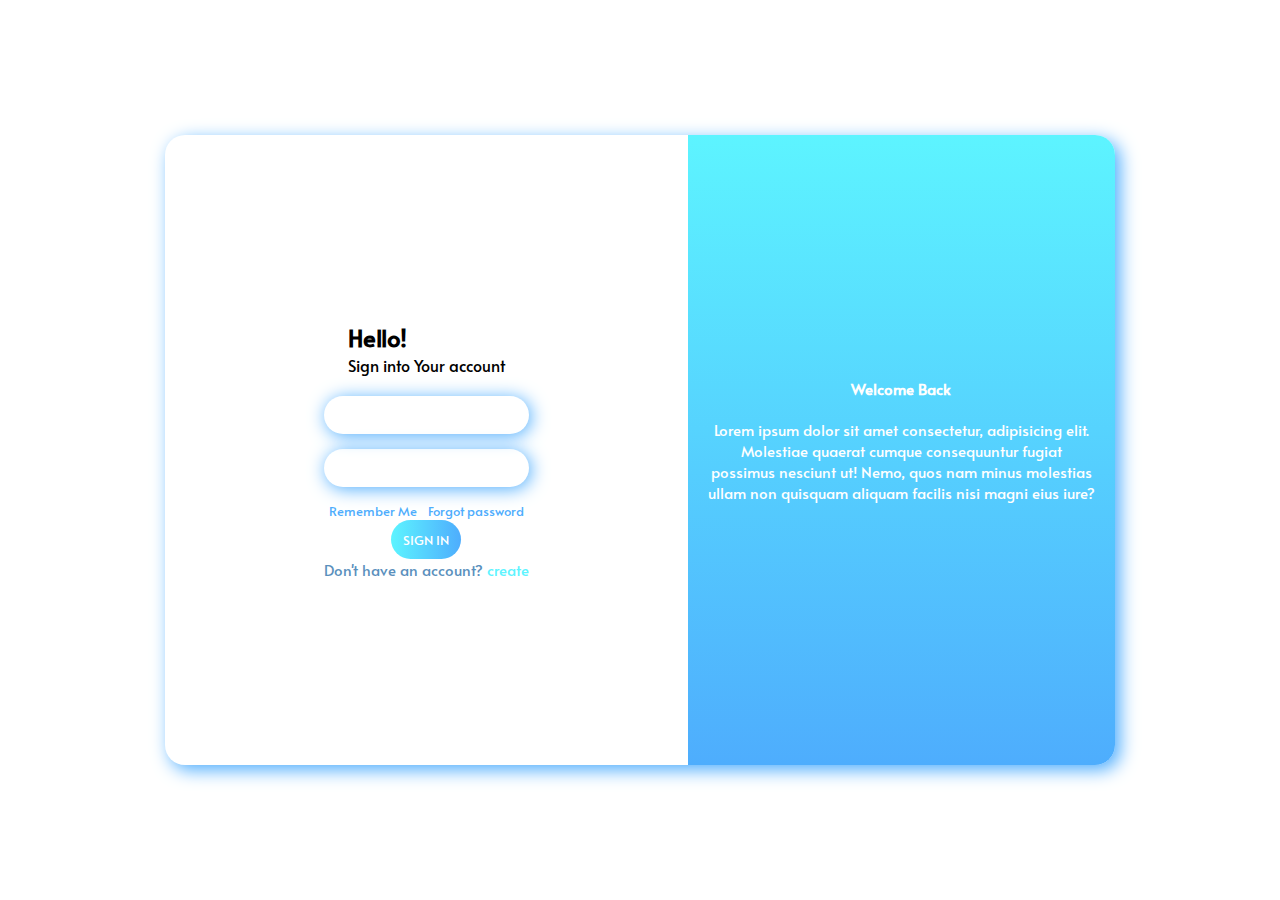
<file: index.html>
<!DOCTYPE html>
<html lang="en">
<head>
    <meta charset="UTF-8">
    <meta name="viewport" content="width=device-width, initial-scale=1.0">
    <title>Document</title>
    <link href="https://fonts.googleapis.com/css2?family=Alata&display=swap" rel="stylesheet">
    <link rel="stylesheet" href="style.css">
    <link rel="stylesheet" href="./media.css">
</head>
<body>
    <div class="sign-up">
        <div class="form">
            <div class="greetings">
                <h2>Hello!</h2>
                <p>Sign into Your account</p>
            </div>
            <form>
                <div id="email">
                    <input type="email" name="email" id="email-box">
                </div>
                <div id="password">
                    <input type="password" name="password" id="password-box">
                </div>
                <div id="misc">
                    <a href="#" id="remember">Remember Me</a>
                    <a href="#" id="forgot">Forgot password</a>
                </div>
                <div id="submit">
                    <button type="submit">SIGN IN</button>
                <a href="#" id="create">Don't have an account? <span>create</span></a>
                </div>
            </form>
        </div>
        <div class="message">
            <h1>Welcome Back</h1>
            <p>
                Lorem ipsum dolor sit amet consectetur, adipisicing elit. Molestiae quaerat 
                cumque consequuntur fugiat possimus nesciunt ut! Nemo, quos nam minus molestias ullam non quisquam aliquam facilis nisi magni eius iure?
            </p>
        </div>
    </div>
</body>
</html>
</file>
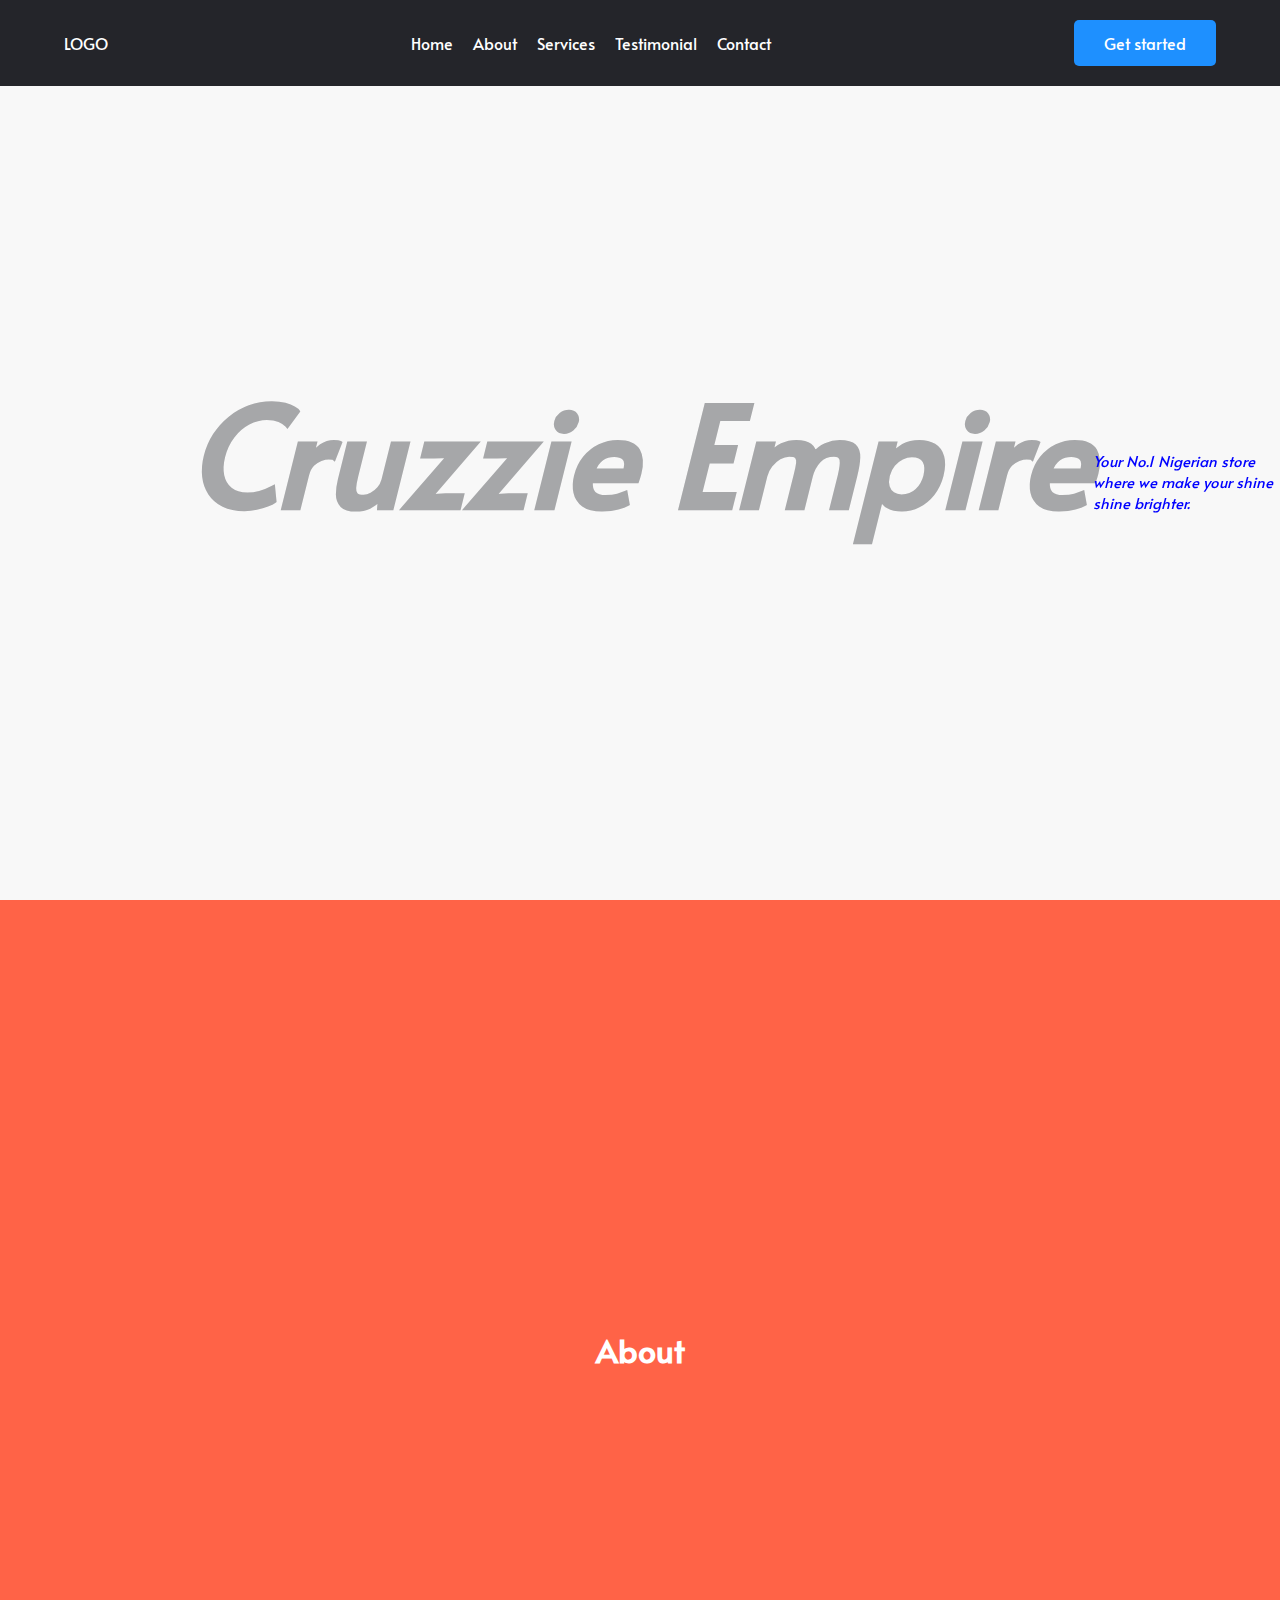
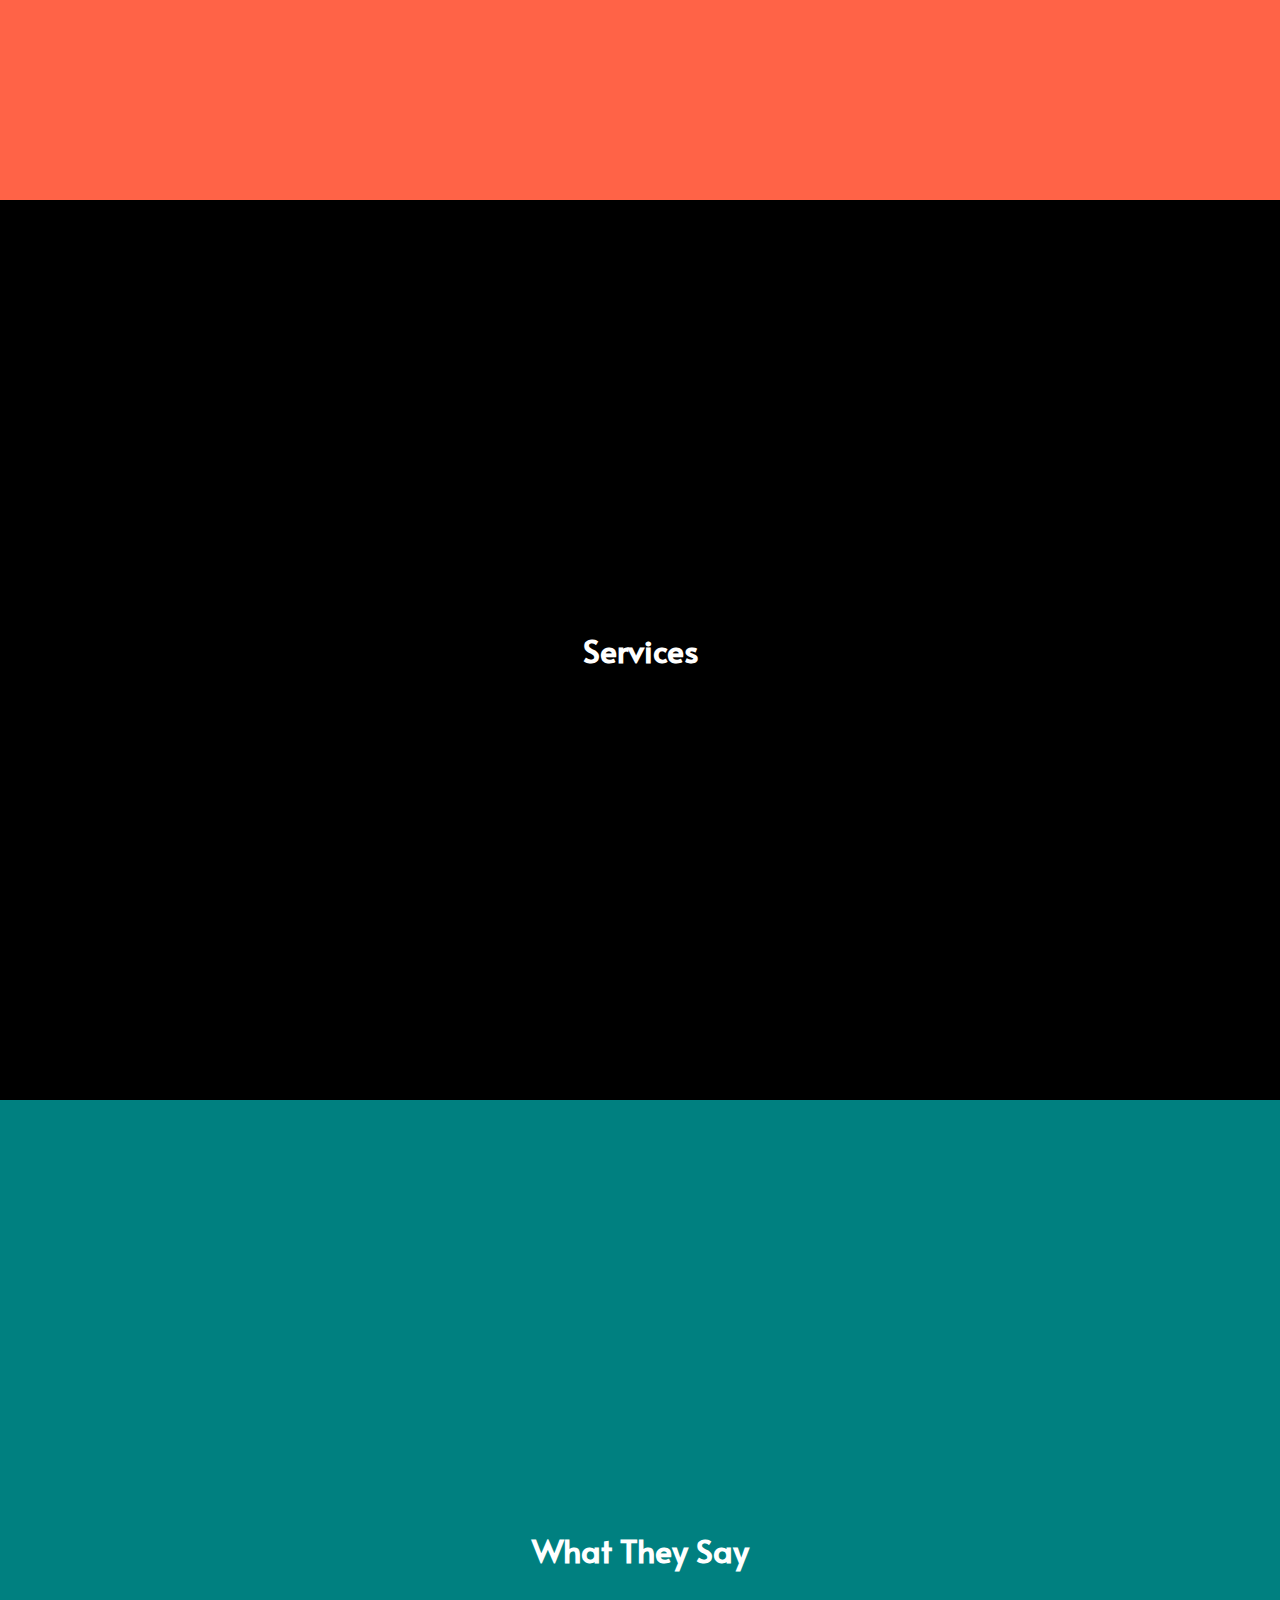
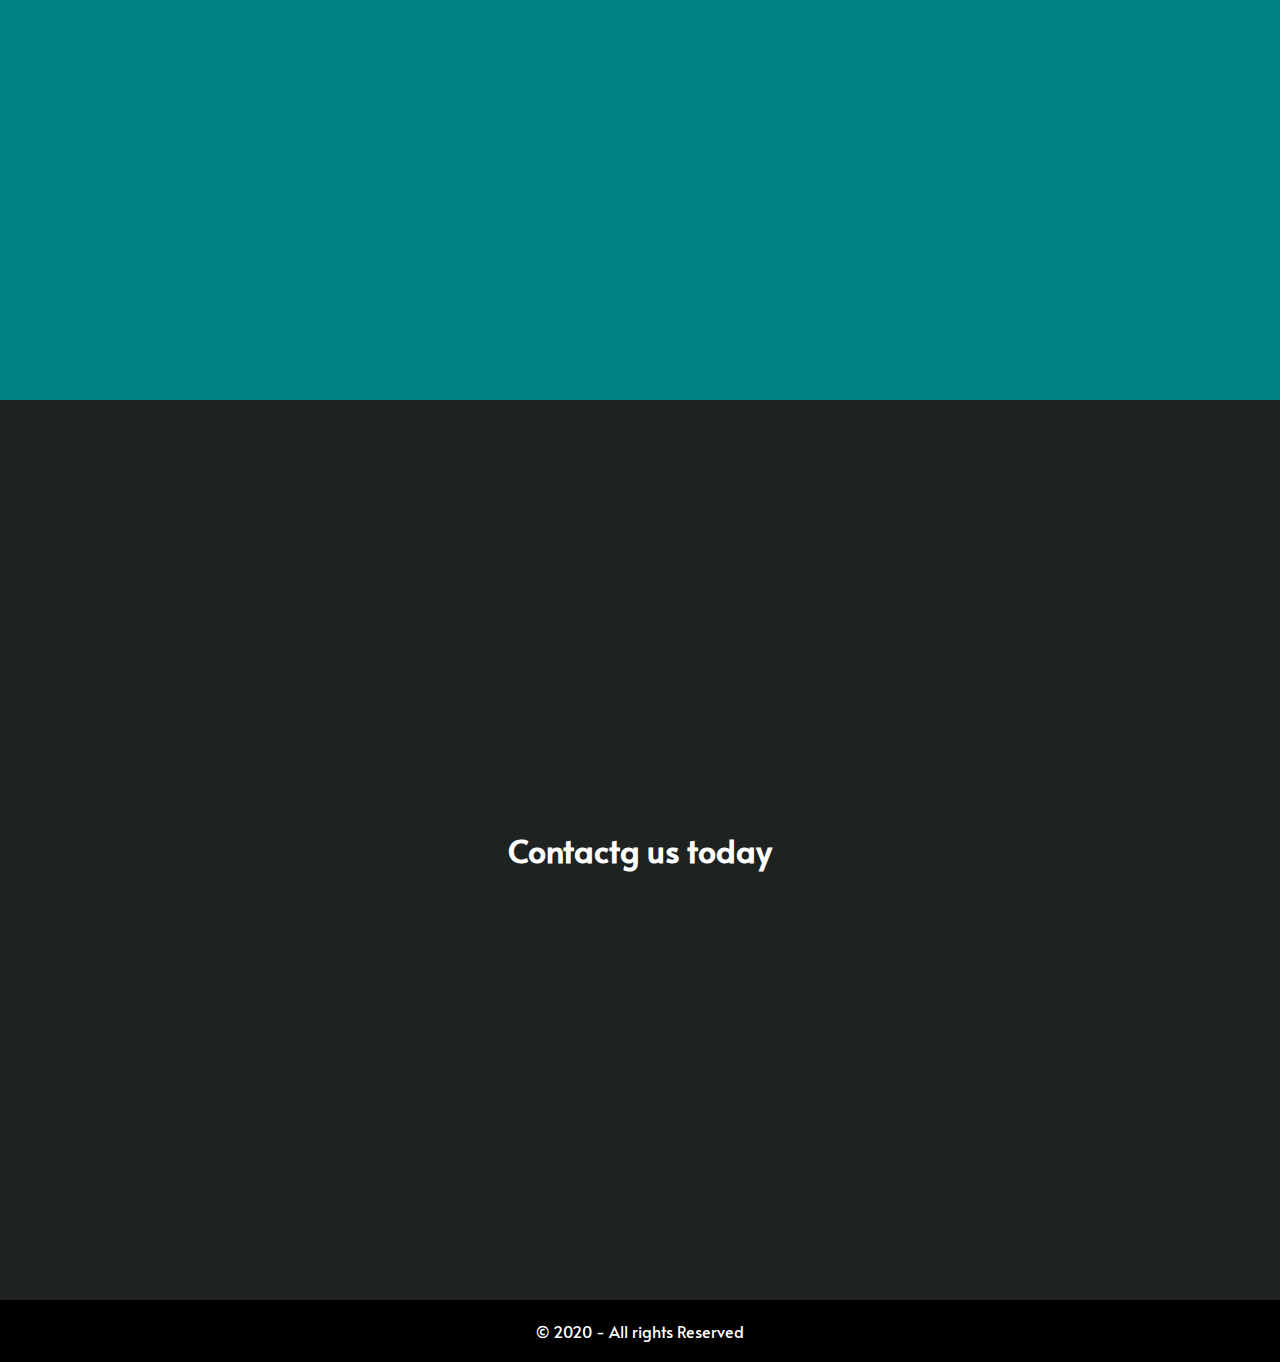
<file: page.html>
<!DOCTYPE html>
<html lang="en">
<head>
    <meta charset="UTF-8">
    <meta name="viewport" content="width=device-width, initial-scale=1.0">
    <title>Document</title>
    <link rel="stylesheet" href="./page.css">
    <link href="https://fonts.googleapis.com/css2?family=Alata&display=swap" rel="stylesheet">
</head>
<body>
    <nav>
        <div class="logo">LOGO</div>
        <div class="links">
            <a href="#hero">Home</a>
            <a href="#About">About</a>
            <a href="#Services">Services</a>
            <a href="#Testimonial">Testimonial</a>
            <a href="#Contact">Contact</a>
        </div>
        <a href="./index.html">Get started</a>
    </nav>
    <!-- End nav -->
    <Section id="hero">
        <div class="cruzzie">
            <h1>Cruzzie Empire</h1>
        </div>
        <div class="text">
            <p>Your No.1 Nigerian 
                store where we make your shine shine brighter.</p>
        </div>
    </Section>
    <Section id="About">
        <h1>About</h1>
    </Section>
    <Section id="Services">
        <h1>Services</h1>
    </Section>
    <Section id="Testimonial">
        <h1>What They Say</h1>
    </Section>
    <Section id="Contact">
        <h1>Contactg us today</h1>
    </Section>
    <footer>
        <p>&copy; 2020 - All rights Reserved</p>
    </footer>
</body>
</html>
</file>
<file: style.css>
*{
    margin: 0;
    padding: 0;
    box-sizing: border-box;
    font-family: 'Alata', sans-serif;
}

body{
    min-height: 100vh;
    display: flex;
    align-items: center;
    justify-content: center;
    padding: 5%;
}

.sign-up{
    width: 100%;
    height: 70vh;
    max-width: 950px;
    display: flex;
    border-radius: 20px;
    overflow: scroll;
    overflow-y: auto;
    box-shadow: 5px 5px 18px #4eadfd;
}

/* signup form below */
.sign-up .form{
    width: 55%;
    display: flex;
    justify-content:center;
    align-items: center;
    flex-direction: column;
    text-decoration-line: center;
}

.sign-up form #email{
    box-shadow: 2px 2px 18px #4eadfd;
    padding: 8px;
    border-radius: 50px;
    margin-bottom: 15px;
    text-align: left;
    margin-top: 20px;
}   

.sign-up form #email input{
    border: none;
    padding-left: 10px;
    width: 100%;
    outline: none;
}

.sign-up form #misc {
    position: relative;
    outline: none;
    padding-left: -10px;
    width: 100%;
    display: flex;
    justify-content: space-around;
}

.sign-up form #misc a{
    color: #4eadfd;
    text-decoration: none;
    font-size: 13px;
}

.sign-up form #submit{
    display: flex;
    flex-direction: column;
    align-items: center;
}

.sign-up form #submit button{
    padding: 10px 12px;
    border-radius: 50px;
    border: none;
    cursor: pointer;
    color: white;
    background: linear-gradient(to right, #5df4ff, #4eadfd);
}
.sign-up form #submit a{
    color: #5a90bd;
    font-size: 15px;
    text-decoration: none;
}

.sign-up form #submit a span{
    color: #5df4ff;
}
.sign-up form #password{
    box-shadow: 2px 2px 18px #4eadfd;
    padding: 8px;
    border-radius: 50px;
    margin-bottom: 15px;
    text-align: left;
}   

.sign-up form #password input{
    border: none;
    padding-left: 10px;
    width: 100%;
    outline: none;
}
/* Signup message below */
.sign-up .message{
    width: 45%;
    background:linear-gradient(to bottom, #5df4ff, #4eadfd);
    color: white;
    display: flex;
    justify-content: center;
    align-items: center;
    flex-direction: column;
    text-align: center;
}

.sign-up .message h1{
    font-size: 15px;
}

.sign-up .message p{
    font-size: 15px;
    padding: 20px;
}
</file>
<file: media.css>
@media screen and (max-width:730px) {
    .sign-up{
        flex-direction: column-reverse;
        width: 100%;
        max-width: 100%;
        justify-content: flex-end; 
           
    }

    .sign-up .message{
        width: 100%;
    }

    .sign-up .form{
        width: 100%;
    }

    .sign-up .message h1{
        display: none;
    }

    .sign-up .message p{
        display: none;
    }

    .sign-up .form{
        width: 100%;
        padding-top: 10vh;
    }
}
</file>
<file: page.css>
*{
    margin: 0;
    padding: 0;
    box-sizing: border-box;
    font-family: 'Alata', sans-serif;
}

html{
    scroll-behavior: smooth;
}
nav {
    display: flex;
    justify-content: space-between;
    align-items: center;
    padding: 20px 5%;
    background-color: #24252a;
    color: white;
    position: fixed;
    width: 100%;
}

section{
    height: 100vh;
    display: flex;
    justify-content: center;
    align-items: center;
    color: white;
}

section .h1{
text-justify: center;
align-items: ;
}


nav .links{
    display: flex;
    align-items: center;
}

nav .links a {
    text-decoration: none;
    color: white;
    padding: 10px;
}

nav > a {
    padding: 12px 30px;
    background-color: dodgerblue;
    color: white;
    border-radius: 5px;
    cursor: pointer;
    border: none;
    outline: none;
    transition: 0.5s;
    text-decoration: none;
}

nav > a :hover{
    background-color: #51a7fd;
}

#hero{
    background-color: #f8f8f8;
    justify-content: center;
    /* align-items: flex-start; */
    color: #A6A7A9;
    font-size: 70px;
    font-style: italic;
    
}

#hero p{
    color: blue;
    position: relative;
    font-size: 15px;
    position: absolute;
}

#About{
    background-color: tomato;
}

#Services{
    background-color: black;
}

#Testimonial{
    background-color: teal;
}

#Contact{
    background-color: #1e2221;
}

footer{
    background-color: black;
    color: white;
    text-align: center;
    padding: 20px;
}
</file>
